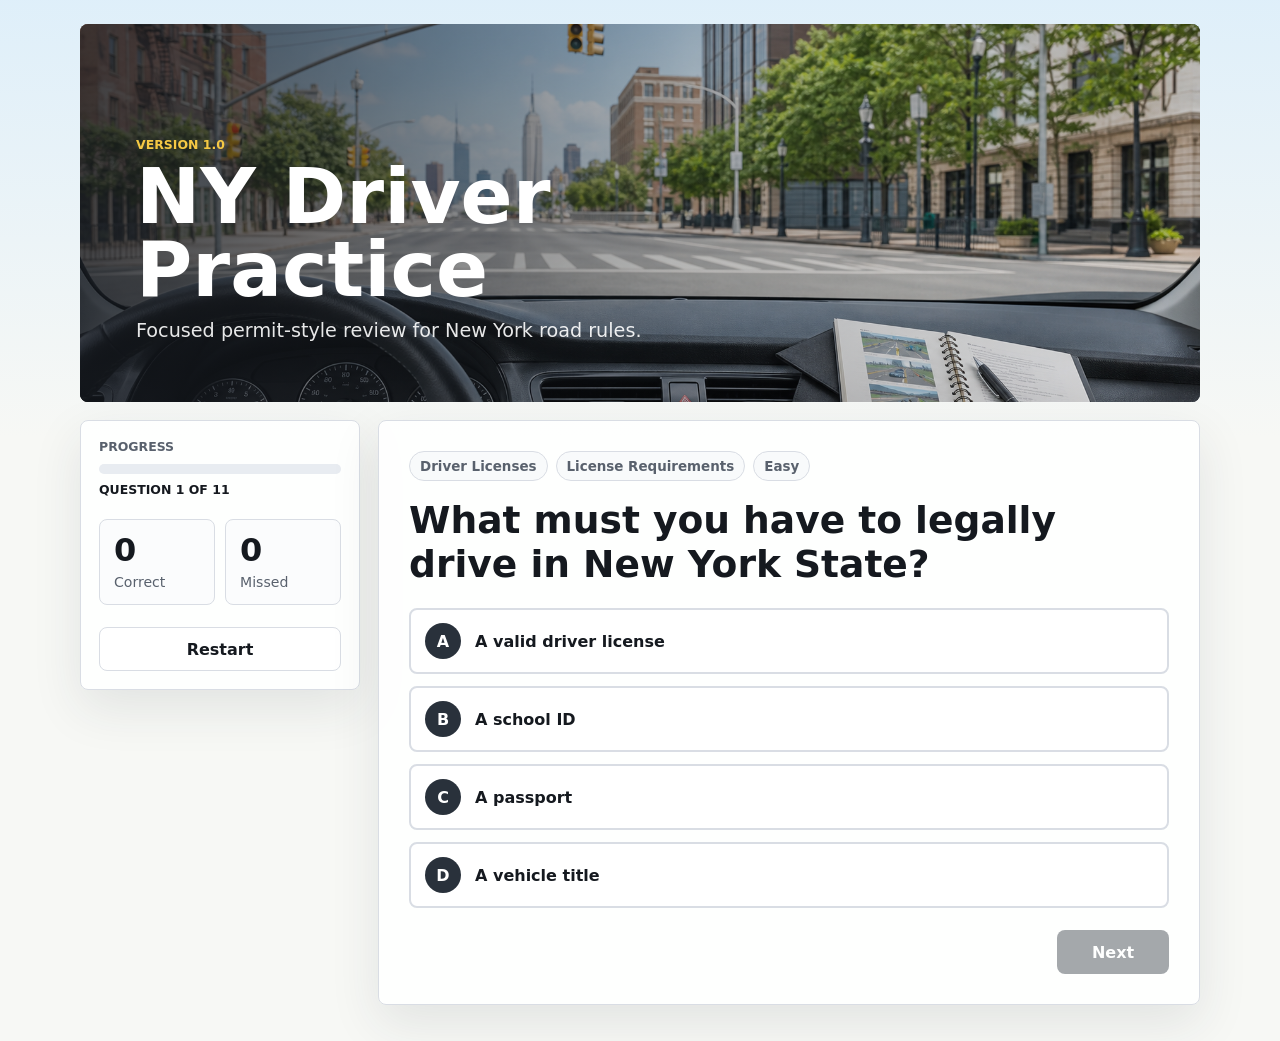
<file: index.html>
<!doctype html>
<html lang="en">
  <head>
    <meta charset="utf-8">
    <meta name="viewport" content="width=device-width, initial-scale=1">
    <title>NY Driver Practice</title>
    <link rel="stylesheet" href="styles.css">
  </head>
  <body>
    <main class="app-shell">
      <section class="hero" aria-label="NY Driver Practice">
        <img
          class="hero__image"
          src="assets/ny-driver-practice-banner.png"
          alt="View from a car dashboard at a city intersection"
        >
        <div class="hero__shade"></div>
        <div class="hero__content">
          <p class="eyebrow">Version 1.0</p>
          <h1>NY Driver Practice</h1>
          <p class="hero__copy">Focused permit-style review for New York road rules.</p>
        </div>
      </section>

      <section class="practice-layout" aria-label="Practice quiz">
        <aside class="status-panel">
          <div>
            <p class="panel-label">Progress</p>
            <div class="progress-track" aria-hidden="true">
              <div class="progress-fill" id="progressFill"></div>
            </div>
            <p class="meter" id="progressText">Question 1 of 1</p>
          </div>

          <div class="score-grid" aria-label="Quiz score">
            <div>
              <span id="correctCount">0</span>
              <p>Correct</p>
            </div>
            <div>
              <span id="missedCount">0</span>
              <p>Missed</p>
            </div>
          </div>

          <button class="button button--secondary" id="restartButton" type="button">
            Restart
          </button>
        </aside>

        <section class="question-card" aria-live="polite">
          <div class="question-meta">
            <span id="chapterLabel">Driver Licenses</span>
            <span id="topicLabel">License Requirements</span>
            <span id="difficultyLabel">Easy</span>
          </div>

          <h2 id="questionText">What must you have to legally drive in New York State?</h2>

          <div class="choices" id="choices" role="list"></div>

          <div class="feedback" id="feedback" hidden>
            <p class="feedback__title" id="feedbackTitle"></p>
            <p id="feedbackText"></p>
          </div>

          <div class="actions">
            <button class="button" id="nextButton" type="button" disabled>
              Next
            </button>
          </div>
        </section>
      </section>
    </main>

    <script src="app.js"></script>
  </body>
</html>
</file>
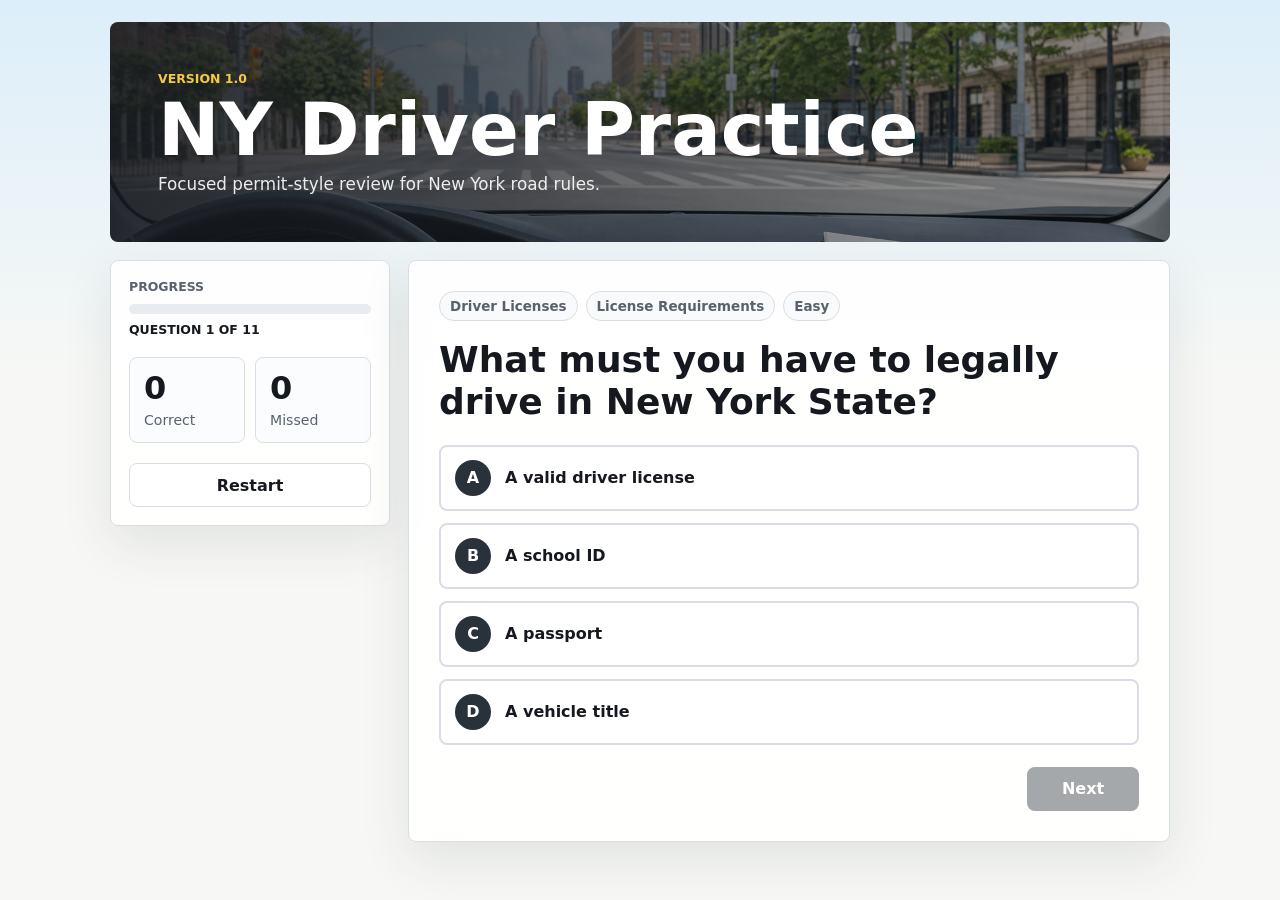
<file: ny-driver-practice-standalone.html>
<!doctype html>
<html lang="en">
  <head>
    <meta charset="utf-8">
    <meta name="viewport" content="width=device-width, initial-scale=1">
    <title>NY Driver Practice</title>
    <style>
      :root {
        --ink: #15191f;
        --muted: #59616d;
        --line: #d9dde4;
        --road: #29313b;
        --signal: #f6c944;
        --go: #197a54;
        --stop: #b73535;
        --paper: #f7f8f5;
        font-family: Inter, ui-sans-serif, system-ui, -apple-system, BlinkMacSystemFont, "Segoe UI", sans-serif;
      }

      * {
        box-sizing: border-box;
      }

      body {
        min-height: 100vh;
        margin: 0;
        color: var(--ink);
        background: linear-gradient(180deg, #dceefa, var(--paper) 42%);
      }

      button {
        font: inherit;
      }

      .app-shell {
        width: min(1060px, calc(100% - 28px));
        margin: 0 auto;
        padding: 22px 0 34px;
      }

      .hero {
        min-height: 220px;
        display: flex;
        align-items: end;
        border-radius: 8px;
        padding: clamp(22px, 5vw, 48px);
        color: white;
        background:
          linear-gradient(90deg, rgba(21, 25, 31, 0.88), rgba(21, 25, 31, 0.34)),
          url("assets/ny-driver-practice-banner.png") center / cover,
          var(--road);
      }

      .eyebrow {
        margin: 0;
        color: var(--signal);
        font-size: 0.78rem;
        font-weight: 800;
        text-transform: uppercase;
      }

      h1 {
        margin: 8px 0 8px;
        font-size: clamp(2.4rem, 6vw, 4.6rem);
        line-height: 0.98;
        letter-spacing: 0;
      }

      .hero p:last-child {
        margin: 0;
        color: rgba(255, 255, 255, 0.9);
        font-size: 1.05rem;
      }

      .practice-layout {
        display: grid;
        grid-template-columns: minmax(230px, 280px) minmax(0, 1fr);
        gap: 18px;
        align-items: start;
        margin-top: 18px;
      }

      .status-panel,
      .question-card {
        border: 1px solid var(--line);
        border-radius: 8px;
        background: rgba(255, 255, 255, 0.95);
        box-shadow: 0 18px 50px rgba(41, 49, 59, 0.1);
      }

      .status-panel {
        display: grid;
        gap: 20px;
        padding: 18px;
      }

      .panel-label,
      .meter {
        margin: 0;
        font-size: 0.78rem;
        font-weight: 800;
        text-transform: uppercase;
      }

      .panel-label {
        color: var(--muted);
      }

      .progress-track {
        height: 10px;
        margin: 10px 0 8px;
        overflow: hidden;
        border-radius: 999px;
        background: #e8ecf1;
      }

      .progress-fill {
        width: 0;
        height: 100%;
        border-radius: inherit;
        background: var(--go);
        transition: width 220ms ease;
      }

      .score-grid {
        display: grid;
        grid-template-columns: repeat(2, minmax(0, 1fr));
        gap: 10px;
      }

      .score-grid div {
        min-height: 84px;
        padding: 14px;
        border: 1px solid var(--line);
        border-radius: 8px;
        background: #fbfcfd;
      }

      .score-grid span {
        display: block;
        font-size: 2rem;
        font-weight: 850;
        line-height: 1;
      }

      .score-grid p {
        margin: 8px 0 0;
        color: var(--muted);
        font-size: 0.88rem;
      }

      .question-card {
        min-height: 420px;
        padding: clamp(18px, 3vw, 30px);
      }

      .question-meta {
        display: flex;
        flex-wrap: wrap;
        gap: 8px;
        margin-bottom: 18px;
      }

      .question-meta span {
        display: inline-flex;
        min-height: 30px;
        align-items: center;
        padding: 5px 10px;
        border: 1px solid var(--line);
        border-radius: 999px;
        color: var(--muted);
        background: #f8fafb;
        font-size: 0.84rem;
        font-weight: 720;
      }

      h2 {
        max-width: 770px;
        margin: 0 0 22px;
        font-size: clamp(1.45rem, 3vw, 2.25rem);
        line-height: 1.16;
        letter-spacing: 0;
      }

      .choices {
        display: grid;
        gap: 12px;
      }

      .choice {
        display: grid;
        grid-template-columns: 38px minmax(0, 1fr);
        gap: 12px;
        align-items: center;
        width: 100%;
        min-height: 66px;
        padding: 12px 14px;
        border: 2px solid var(--line);
        border-radius: 8px;
        color: var(--ink);
        background: #fff;
        text-align: left;
        cursor: pointer;
      }

      .choice:disabled {
        cursor: default;
      }

      .choice__key {
        display: inline-grid;
        width: 36px;
        height: 36px;
        place-items: center;
        border-radius: 50%;
        color: #fff;
        background: var(--road);
        font-weight: 850;
      }

      .choice__text {
        overflow-wrap: anywhere;
        font-weight: 720;
      }

      .choice.is-correct {
        border-color: var(--go);
        background: #eef8f3;
      }

      .choice.is-correct .choice__key {
        background: var(--go);
      }

      .choice.is-wrong {
        border-color: var(--stop);
        background: #fff1f0;
      }

      .choice.is-wrong .choice__key {
        background: var(--stop);
      }

      .feedback {
        margin-top: 18px;
        padding: 16px;
        border-left: 5px solid var(--go);
        border-radius: 8px;
        background: #f3f8f5;
      }

      .feedback.is-wrong {
        border-left-color: var(--stop);
        background: #fff5f3;
      }

      .feedback p {
        margin: 0;
        color: var(--muted);
        line-height: 1.55;
      }

      .feedback__title {
        margin-bottom: 4px;
        color: var(--ink);
        font-weight: 850;
      }

      .actions {
        display: flex;
        justify-content: flex-end;
        margin-top: 22px;
      }

      .button {
        min-height: 44px;
        min-width: 112px;
        padding: 10px 16px;
        border: 0;
        border-radius: 8px;
        color: #fff;
        background: var(--road);
        font-weight: 850;
        cursor: pointer;
      }

      .button:disabled {
        cursor: not-allowed;
        opacity: 0.42;
      }

      .button--secondary {
        width: 100%;
        border: 1px solid var(--line);
        color: var(--ink);
        background: #fff;
      }

      @media (max-width: 760px) {
        .practice-layout {
          grid-template-columns: 1fr;
        }
      }
    </style>
  </head>
  <body>
    <main class="app-shell">
      <section class="hero" aria-label="NY Driver Practice">
        <div>
          <p class="eyebrow">Version 1.0</p>
          <h1>NY Driver Practice</h1>
          <p>Focused permit-style review for New York road rules.</p>
        </div>
      </section>

      <section class="practice-layout" aria-label="Practice quiz">
        <aside class="status-panel">
          <div>
            <p class="panel-label">Progress</p>
            <div class="progress-track" aria-hidden="true">
              <div class="progress-fill" id="progressFill"></div>
            </div>
            <p class="meter" id="progressText">Question 1 of 11</p>
          </div>

          <div class="score-grid" aria-label="Quiz score">
            <div>
              <span id="correctCount">0</span>
              <p>Correct</p>
            </div>
            <div>
              <span id="missedCount">0</span>
              <p>Missed</p>
            </div>
          </div>

          <button class="button button--secondary" id="restartButton" type="button">Restart</button>
        </aside>

        <section class="question-card" aria-live="polite">
          <div class="question-meta">
            <span id="chapterLabel"></span>
            <span id="topicLabel"></span>
            <span id="difficultyLabel"></span>
          </div>

          <h2 id="questionText"></h2>
          <div class="choices" id="choices" role="list"></div>

          <div class="feedback" id="feedback" hidden>
            <p class="feedback__title" id="feedbackTitle"></p>
            <p id="feedbackText"></p>
          </div>

          <div class="actions">
            <button class="button" id="nextButton" type="button" disabled>Next</button>
          </div>
        </section>
      </section>
    </main>

    <script>
      const appData = {
        appName: "NY Driver Practice",
        version: "1.0",
        questions: [
          {
            id: 1,
            chapter: "Driver Licenses",
            topic: "License Requirements",
            difficulty: "Easy",
            question: "What must you have to legally drive in New York State?",
            choices: [
              "A valid driver license",
              "A school ID",
              "A passport",
              "A vehicle title"
            ],
            correctAnswer: 0,
            explanation: "New York law requires a valid driver license to operate a motor vehicle."
          },
          {
            id: 2,
            chapter: "Traffic Control",
            topic: "Stop Signs",
            source: "mv21.pdf",
            difficulty: "Easy",
            question: "At a stop sign with a stop line, where must you stop?",
            choices: [
              "Before reaching the stop line",
              "In the middle of the crosswalk",
              "After entering the intersection",
              "Only after other drivers honk"
            ],
            correctAnswer: 0,
            explanation: "At a stop sign, stop before the stop line. If there is no stop line, stop before the crosswalk or before entering the intersection."
          },
          {
            id: 3,
            chapter: "Traffic Control",
            topic: "Traffic Signals",
            source: "mv21.pdf",
            difficulty: "Easy",
            question: "What does a flashing red traffic light mean?",
            choices: [
              "Slow down but keep moving",
              "Stop, yield, and go when it is safe",
              "The lane is closed ahead",
              "Only buses must stop"
            ],
            correctAnswer: 1,
            explanation: "A flashing red light is treated like a stop sign: stop, yield the right-of-way, and continue only when it is safe."
          },
          {
            id: 4,
            chapter: "Traffic Control",
            topic: "Pavement Markings",
            source: "mv21.pdf",
            difficulty: "Medium",
            question: "What do double solid lines between lanes usually mean?",
            choices: [
              "Passing is encouraged",
              "Only trucks may cross them",
              "You cannot pass or change lanes across them",
              "You may cross them anytime at night"
            ],
            correctAnswer: 2,
            explanation: "Double solid lines generally mean you may not pass or change lanes across them, except for allowed left turns into or out of a highway."
          },
          {
            id: 5,
            chapter: "Intersections and Turns",
            topic: "Right-of-Way",
            source: "mv21.pdf",
            difficulty: "Medium",
            question: "At an uncontrolled intersection, two drivers arrive at right angles at the same time. Who must yield?",
            choices: [
              "The driver on the right",
              "The driver on the left",
              "The driver going straight",
              "The driver with the newer vehicle"
            ],
            correctAnswer: 1,
            explanation: "When drivers reach an uncontrolled intersection at the same time from right angles, the driver on the left must yield to the driver on the right."
          },
          {
            id: 6,
            chapter: "Intersections and Turns",
            topic: "Crosswalks",
            source: "mv21.pdf",
            difficulty: "Easy",
            question: "What must drivers do for pedestrians legally using a crosswalk?",
            choices: [
              "Speed up to clear the intersection",
              "Yield and slow down or stop if needed",
              "Honk so the pedestrian moves faster",
              "Yield only if the crosswalk is painted"
            ],
            correctAnswer: 1,
            explanation: "Drivers must yield to pedestrians legally using marked or unmarked crosswalks and must slow down or stop when necessary."
          },
          {
            id: 7,
            chapter: "Passing",
            topic: "Lane Changes",
            source: "mv21.pdf",
            difficulty: "Medium",
            question: "Before changing lanes to pass another vehicle, what should you do?",
            choices: [
              "Signal, check mirrors, and look over your shoulder",
              "Flash your headlights only",
              "Move quickly before checking traffic",
              "Rely only on your rear-view mirror"
            ],
            correctAnswer: 0,
            explanation: "Before passing or changing lanes, signal, check your mirrors, and look over your shoulder because mirrors can leave blind spots."
          },
          {
            id: 8,
            chapter: "Passing",
            topic: "School Buses",
            source: "mv21.pdf",
            difficulty: "Easy",
            question: "When a stopped school bus flashes red lights, what must traffic approaching from either direction do?",
            choices: [
              "Pass slowly if no children are visible",
              "Stop before reaching the bus",
              "Stop only behind the bus",
              "Continue if the road is divided"
            ],
            correctAnswer: 1,
            explanation: "Traffic approaching from either direction must stop for a school bus with flashing red lights, including on divided highways in New York State."
          },
          {
            id: 9,
            chapter: "Defensive Driving",
            topic: "Following Distance",
            source: "mv21.pdf",
            difficulty: "Easy",
            question: "What rule can help you keep a safe space cushion behind another vehicle?",
            choices: [
              "The two-second rule",
              "The five-mile rule",
              "The horn-before-braking rule",
              "The left-lane rule"
            ],
            correctAnswer: 0,
            explanation: "Use the two-second rule in normal conditions, and increase the count in bad weather or when following large trucks."
          },
          {
            id: 10,
            chapter: "Alcohol and Other Drugs",
            topic: "Impaired Driving",
            source: "mv21.pdf",
            difficulty: "Medium",
            question: "How can alcohol affect your driving?",
            choices: [
              "It improves night vision",
              "It reduces reaction time and judgment",
              "It makes speed easier to judge",
              "It prevents glare from headlights"
            ],
            correctAnswer: 1,
            explanation: "Alcohol can slow reaction time, reduce clear vision, and weaken judgment about speed, distance, and safe decisions."
          },
          {
            id: 11,
            chapter: "Special Driving Conditions",
            topic: "Railroad Crossings",
            source: "mv21.pdf",
            difficulty: "Medium",
            question: "At a railroad crossing with flashing red lights or lowered gates, when may you proceed?",
            choices: [
              "As soon as the train passes your lane",
              "When the lights stop and gates are completely raised",
              "After waiting exactly 10 seconds",
              "When the vehicle behind you starts moving"
            ],
            correctAnswer: 1,
            explanation: "Do not cross until the warning lights and bell have stopped and the gates are completely raised."
          }
        ]
      };

      const state = {
        currentIndex: 0,
        selectedChoice: null,
        correct: 0,
        missed: 0,
        answeredIds: new Set()
      };

      const els = {
        progressFill: document.querySelector("#progressFill"),
        progressText: document.querySelector("#progressText"),
        correctCount: document.querySelector("#correctCount"),
        missedCount: document.querySelector("#missedCount"),
        restartButton: document.querySelector("#restartButton"),
        chapterLabel: document.querySelector("#chapterLabel"),
        topicLabel: document.querySelector("#topicLabel"),
        difficultyLabel: document.querySelector("#difficultyLabel"),
        questionText: document.querySelector("#questionText"),
        choices: document.querySelector("#choices"),
        feedback: document.querySelector("#feedback"),
        feedbackTitle: document.querySelector("#feedbackTitle"),
        feedbackText: document.querySelector("#feedbackText"),
        nextButton: document.querySelector("#nextButton")
      };

      function currentQuestion() {
        return appData.questions[state.currentIndex];
      }

      function renderQuestion() {
        const question = currentQuestion();
        const total = appData.questions.length;
        const questionNumber = state.currentIndex + 1;

        state.selectedChoice = null;
        els.chapterLabel.textContent = question.chapter;
        els.topicLabel.textContent = question.topic;
        els.difficultyLabel.textContent = question.difficulty;
        els.questionText.textContent = question.question;
        els.progressText.textContent = `Question ${questionNumber} of ${total}`;
        els.progressFill.style.width = `${((questionNumber - 1) / total) * 100}%`;
        els.nextButton.disabled = true;
        els.nextButton.textContent = questionNumber === total ? "Finish" : "Next";
        els.feedback.hidden = true;
        els.feedback.classList.remove("is-wrong");

        els.choices.innerHTML = "";
        question.choices.forEach((choice, index) => {
          const button = document.createElement("button");
          button.className = "choice";
          button.type = "button";
          button.dataset.index = String(index);
          button.innerHTML = `
            <span class="choice__key">${String.fromCharCode(65 + index)}</span>
            <span class="choice__text"></span>
          `;
          button.querySelector(".choice__text").textContent = choice;
          button.addEventListener("click", () => selectAnswer(index));
          els.choices.append(button);
        });
      }

      function selectAnswer(index) {
        const question = currentQuestion();
        const isCorrect = index === question.correctAnswer;
        const questionAlreadyAnswered = state.answeredIds.has(question.id);

        state.selectedChoice = index;
        if (!questionAlreadyAnswered) {
          state.answeredIds.add(question.id);
          if (isCorrect) {
            state.correct += 1;
          } else {
            state.missed += 1;
          }
        }

        Array.from(els.choices.children).forEach((button) => {
          const choiceIndex = Number(button.dataset.index);
          button.disabled = true;
          if (choiceIndex === question.correctAnswer) {
            button.classList.add("is-correct");
          }
          if (choiceIndex === index && !isCorrect) {
            button.classList.add("is-wrong");
          }
        });

        els.correctCount.textContent = String(state.correct);
        els.missedCount.textContent = String(state.missed);
        els.feedbackTitle.textContent = isCorrect ? "Correct" : "Review this one";
        els.feedbackText.textContent = question.explanation;
        els.feedback.classList.toggle("is-wrong", !isCorrect);
        els.feedback.hidden = false;
        els.nextButton.disabled = false;
        els.progressFill.style.width = `${((state.currentIndex + 1) / appData.questions.length) * 100}%`;
      }

      function advance() {
        if (state.currentIndex < appData.questions.length - 1) {
          state.currentIndex += 1;
          renderQuestion();
          return;
        }

        els.nextButton.disabled = true;
        els.nextButton.textContent = "Complete";
        els.progressText.textContent = `Completed ${appData.questions.length} of ${appData.questions.length}`;
      }

      function restart() {
        state.currentIndex = 0;
        state.selectedChoice = null;
        state.correct = 0;
        state.missed = 0;
        state.answeredIds.clear();
        els.correctCount.textContent = "0";
        els.missedCount.textContent = "0";
        renderQuestion();
      }

      els.nextButton.addEventListener("click", advance);
      els.restartButton.addEventListener("click", restart);

      renderQuestion();
    </script>
  </body>
</html>
</file>
<file: styles.css>
:root {
  --ink: #15191f;
  --muted: #59616d;
  --panel: #ffffff;
  --line: #d9dde4;
  --road: #29313b;
  --signal: #f6c944;
  --go: #197a54;
  --stop: #b73535;
  --sky: #dceefa;
  --paper: #f7f8f5;
  --focus: #0d6efd;
  font-family: Inter, ui-sans-serif, system-ui, -apple-system, BlinkMacSystemFont, "Segoe UI", sans-serif;
}

* {
  box-sizing: border-box;
}

body {
  min-height: 100vh;
  margin: 0;
  color: var(--ink);
  background:
    linear-gradient(180deg, rgba(220, 238, 250, 0.9), rgba(247, 248, 245, 0.96) 42%),
    var(--paper);
}

button {
  font: inherit;
}

.app-shell {
  width: min(1120px, calc(100% - 32px));
  margin: 0 auto;
  padding: 24px 0 36px;
}

.hero {
  position: relative;
  min-height: clamp(280px, 42vh, 420px);
  overflow: hidden;
  border-radius: 8px;
  background: var(--road);
}

.hero__image,
.hero__shade {
  position: absolute;
  inset: 0;
  width: 100%;
  height: 100%;
}

.hero__image {
  object-fit: cover;
}

.hero__shade {
  background: linear-gradient(90deg, rgba(21, 25, 31, 0.78), rgba(21, 25, 31, 0.28) 54%, rgba(21, 25, 31, 0.08));
}

.hero__content {
  position: relative;
  display: flex;
  min-height: inherit;
  max-width: 620px;
  flex-direction: column;
  justify-content: flex-end;
  padding: clamp(24px, 5vw, 56px);
  color: #fff;
}

.eyebrow,
.panel-label,
.meter {
  margin: 0;
  color: inherit;
  font-size: 0.78rem;
  font-weight: 800;
  letter-spacing: 0;
  text-transform: uppercase;
}

.eyebrow {
  color: var(--signal);
}

h1 {
  margin: 8px 0 10px;
  font-size: clamp(2.55rem, 6vw, 4.9rem);
  line-height: 0.96;
  letter-spacing: 0;
}

.hero__copy {
  max-width: 38rem;
  margin: 0;
  color: rgba(255, 255, 255, 0.9);
  font-size: clamp(1rem, 2vw, 1.2rem);
  line-height: 1.5;
}

.practice-layout {
  display: grid;
  grid-template-columns: minmax(230px, 280px) minmax(0, 1fr);
  gap: 18px;
  align-items: start;
  margin-top: 18px;
}

.status-panel,
.question-card {
  border: 1px solid var(--line);
  border-radius: 8px;
  background: rgba(255, 255, 255, 0.94);
  box-shadow: 0 18px 50px rgba(41, 49, 59, 0.1);
}

.status-panel {
  display: grid;
  gap: 22px;
  padding: 18px;
}

.panel-label {
  color: var(--muted);
}

.progress-track {
  height: 10px;
  margin: 10px 0 8px;
  overflow: hidden;
  border-radius: 999px;
  background: #e8ecf1;
}

.progress-fill {
  width: 0;
  height: 100%;
  border-radius: inherit;
  background: var(--go);
  transition: width 220ms ease;
}

.meter {
  color: var(--ink);
}

.score-grid {
  display: grid;
  grid-template-columns: repeat(2, minmax(0, 1fr));
  gap: 10px;
}

.score-grid div {
  min-height: 84px;
  padding: 14px;
  border: 1px solid var(--line);
  border-radius: 8px;
  background: #fbfcfd;
}

.score-grid span {
  display: block;
  font-size: 2rem;
  font-weight: 850;
  line-height: 1;
}

.score-grid p {
  margin: 8px 0 0;
  color: var(--muted);
  font-size: 0.88rem;
}

.question-card {
  min-height: 430px;
  padding: clamp(18px, 3vw, 30px);
}

.question-meta {
  display: flex;
  flex-wrap: wrap;
  gap: 8px;
  margin-bottom: 18px;
}

.question-meta span {
  display: inline-flex;
  min-height: 30px;
  align-items: center;
  padding: 5px 10px;
  border: 1px solid var(--line);
  border-radius: 999px;
  color: var(--muted);
  background: #f8fafb;
  font-size: 0.84rem;
  font-weight: 720;
}

h2 {
  max-width: 770px;
  margin: 0 0 22px;
  font-size: clamp(1.55rem, 3vw, 2.35rem);
  line-height: 1.16;
  letter-spacing: 0;
}

.choices {
  display: grid;
  gap: 12px;
}

.choice {
  display: grid;
  grid-template-columns: 38px minmax(0, 1fr);
  gap: 12px;
  align-items: center;
  width: 100%;
  min-height: 66px;
  padding: 12px 14px;
  border: 2px solid var(--line);
  border-radius: 8px;
  color: var(--ink);
  background: #fff;
  text-align: left;
  cursor: pointer;
  transition: border-color 160ms ease, background 160ms ease, transform 160ms ease;
}

.choice:hover:not(:disabled) {
  border-color: #aeb8c6;
  transform: translateY(-1px);
}

.choice:focus-visible,
.button:focus-visible {
  outline: 3px solid rgba(13, 110, 253, 0.26);
  outline-offset: 3px;
}

.choice:disabled {
  cursor: default;
}

.choice__key {
  display: inline-grid;
  width: 36px;
  height: 36px;
  place-items: center;
  border-radius: 50%;
  color: #fff;
  background: var(--road);
  font-weight: 850;
}

.choice__text {
  min-width: 0;
  overflow-wrap: anywhere;
  font-weight: 720;
}

.choice.is-correct {
  border-color: var(--go);
  background: #eef8f3;
}

.choice.is-correct .choice__key {
  background: var(--go);
}

.choice.is-wrong {
  border-color: var(--stop);
  background: #fff1f0;
}

.choice.is-wrong .choice__key {
  background: var(--stop);
}

.feedback {
  margin-top: 18px;
  padding: 16px;
  border-left: 5px solid var(--go);
  border-radius: 8px;
  background: #f3f8f5;
}

.feedback.is-wrong {
  border-left-color: var(--stop);
  background: #fff5f3;
}

.feedback p {
  margin: 0;
  color: var(--muted);
  line-height: 1.55;
}

.feedback__title {
  margin-bottom: 4px;
  color: var(--ink);
  font-weight: 850;
}

.actions {
  display: flex;
  justify-content: flex-end;
  margin-top: 22px;
}

.button {
  min-height: 44px;
  min-width: 112px;
  padding: 10px 16px;
  border: 0;
  border-radius: 8px;
  color: #fff;
  background: var(--road);
  font-weight: 850;
  cursor: pointer;
}

.button:hover:not(:disabled) {
  background: #111820;
}

.button:disabled {
  cursor: not-allowed;
  opacity: 0.42;
}

.button--secondary {
  width: 100%;
  border: 1px solid var(--line);
  color: var(--ink);
  background: #fff;
}

.button--secondary:hover:not(:disabled) {
  background: #f4f6f8;
}

@media (max-width: 760px) {
  .app-shell {
    width: min(100% - 24px, 1120px);
    padding-top: 12px;
  }

  .hero {
    min-height: 320px;
  }

  .hero__shade {
    background: linear-gradient(180deg, rgba(21, 25, 31, 0.16), rgba(21, 25, 31, 0.78));
  }

  .hero__content {
    padding: 22px;
  }

  .practice-layout {
    grid-template-columns: 1fr;
  }

  .status-panel {
    grid-template-columns: 1fr;
  }
}
</file>
